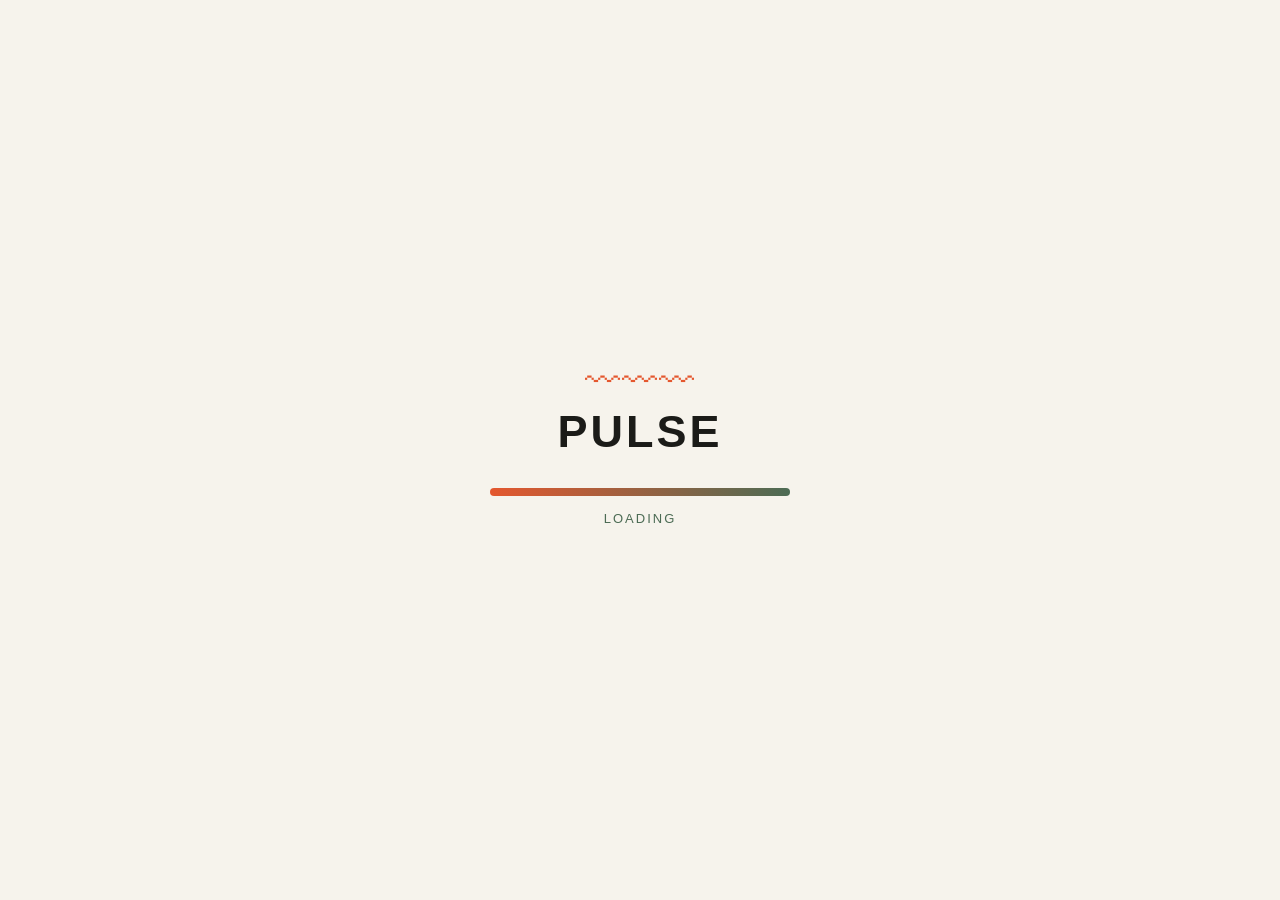
<file: index.html>
<!DOCTYPE html>
<html lang="en">
<head>
    <meta charset="UTF-8">
    <meta name="viewport" content="width=device-width, initial-scale=1.0">
    <meta http-equiv="refresh" content="3;url=home.html">

    <title>Loading | PULSE</title>

    <style>

        body {
            height: 100vh;
            margin: 0;
            background-color: #F6F3EC;
            display: flex;
            justify-content: center;
            align-items: center;
            font-family: Arial, sans-serif;
        }

        .loading {
            width: 300px;
            text-align: center;
        }

        .pulse {
            color: #E4572E;
            font-size: 35px;
            margin-bottom: 5px;
            letter-spacing: 2px;
        }

        h1 {
            color: #1B1B18;
            font-size: 45px;
            letter-spacing: 3px;
            margin: 0 0 30px 0;
        }

        .bar {
            width: 100%;
            height: 8px;
            background-color: #E0DCD0;
            border-radius: 10px;
            overflow: hidden;
        }

        .progress {
            width: 0%;
            height: 100%;
            background: linear-gradient(to right, #E4572E, #4C6B54);
            animation: load 3s forwards;
        }

        p {
            color: #4C6B54;
            font-size: 13px;
            margin-top: 15px;
            letter-spacing: 2px;
        }

        .dots::after {
            content: "";
            animation: dots 1.5s infinite;
        }

        @keyframes load {
            from {
                width: 0%;
            }

            to {
                width: 100%;
            }
        }

        @keyframes dots {
            0% {
                content: "";
            }

            33% {
                content: ".";
            }

            66% {
                content: "..";
            }

            100% {
                content: "...";
            }
        }

    </style>
</head>

<body>

    <div class="loading">

        <div class="pulse">〰〰〰</div>

        <h1>PULSE</h1>

        <div class="bar">
            <div class="progress"></div>
        </div>

        <p>LOADING<span class="dots"></span></p>

    </div>

</body>
</html>
</file>
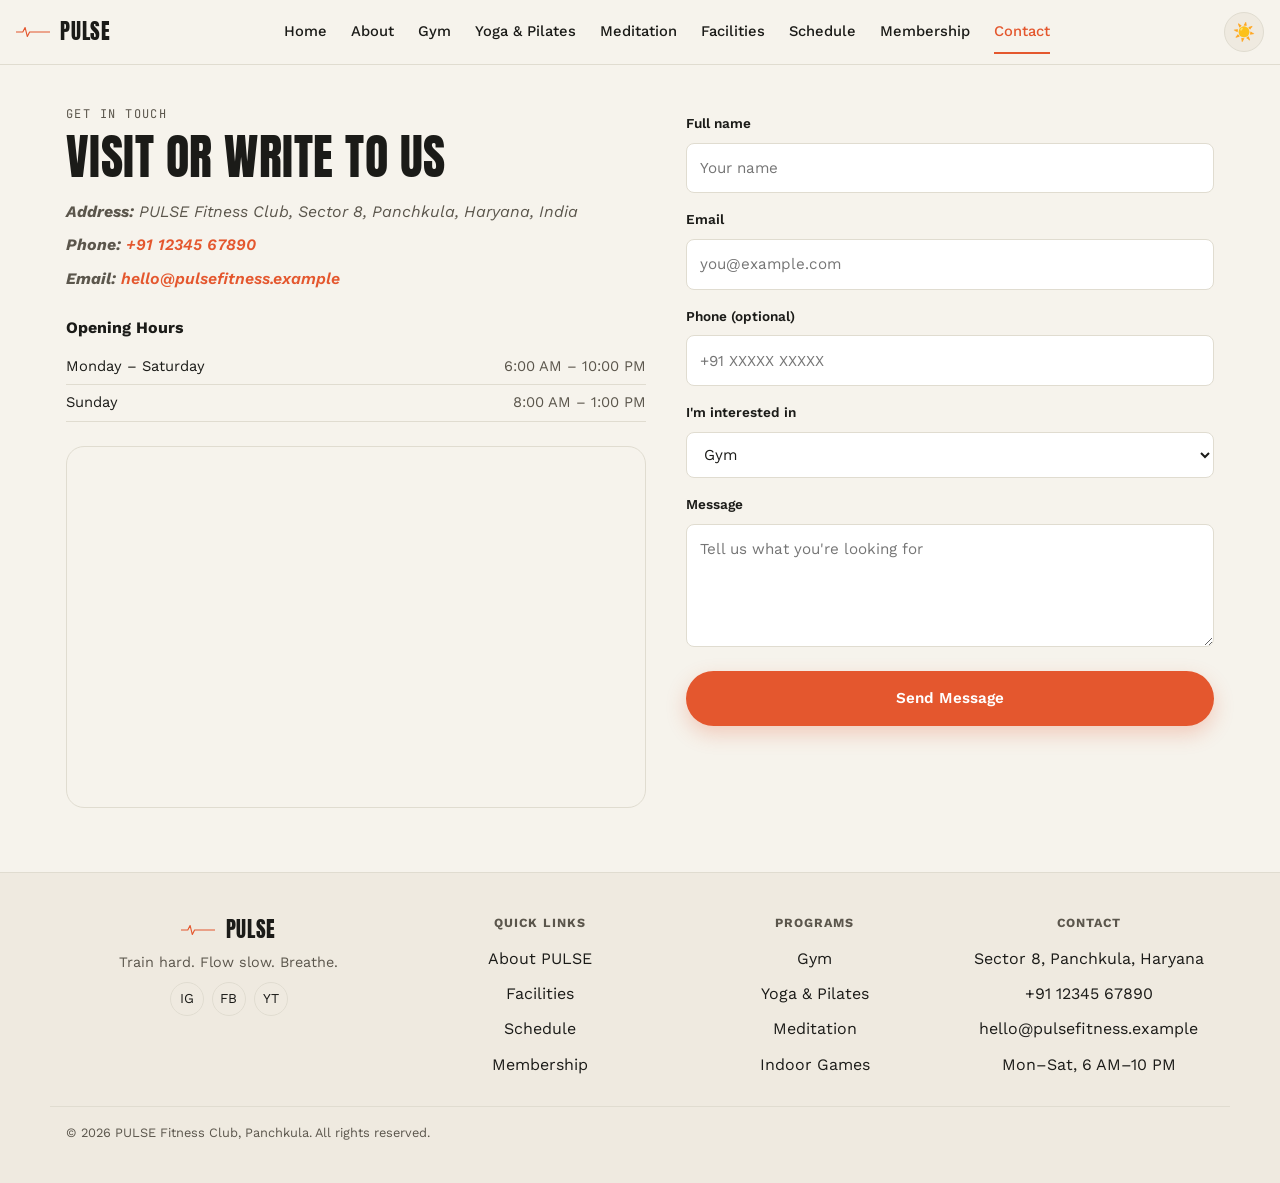
<file: contact.html>
<!DOCTYPE html>
<html lang="en">

<head>
  <meta charset="UTF-8">
  <meta name="viewport" content="width=device-width, initial-scale=1.0">

  <title>Contact | PULSE Fitness Club, Panchkula</title>

  <meta
    name="description"
    content="Visit, call or write to PULSE Fitness Club, Sector 8, Panchkula."
  >

  <link rel="preconnect" href="https://fonts.googleapis.com">
  <link rel="preconnect" href="https://fonts.gstatic.com" crossorigin>

  <link
    href="https://fonts.googleapis.com/css2?family=Anton&family=JetBrains+Mono:wght@400;600&family=Work+Sans:wght@400;500;600;700&display=swap"
    rel="stylesheet"
  >

  <link rel="stylesheet" href="css/style.css">

  <link
    rel="icon"
    href="data:image/svg+xml,%3Csvg xmlns='http://www.w3.org/2000/svg' viewBox='0 0 24 24'%3E%3Cpath fill='%23E4572E' d='M2 12h4l2-7 4 14 3-9 2 2h5' stroke='%23E4572E' stroke-width='2' fill='none'/%3E%3C/svg%3E"
  >
</head>


<body>

  <a class="skip-link" href="#main">
    Skip to content
  </a>


  <!-- =========================
       NAVIGATION
  ========================== -->

  <header class="site-header">

    <nav class="navbar" aria-label="Primary">

      <a href="home.html" class="logo">

        <svg
          class="logo-pulse"
          viewBox="0 0 60 20"
          aria-hidden="true"
        >
          <polyline points="0,10 12,10 16,2 20,18 24,10 60,10" />
        </svg>

        PULSE

      </a>


      <button
        class="nav-toggle"
        id="navToggle"
        aria-expanded="false"
        aria-controls="navLinks"
        aria-label="Open menu"
      >
        <span></span>
        <span></span>
        <span></span>
      </button>


      <ul class="nav-links" id="navLinks">

        <li>
          <a href="home.html" class="nav-link">
            Home
          </a>
        </li>

        <li>
          <a href="about.html" class="nav-link">
            About
          </a>
        </li>

        <li>
          <a href="gym.html" class="nav-link">
            Gym
          </a>
        </li>

        <li>
          <a href="yoga.html" class="nav-link">
            Yoga &amp; Pilates
          </a>
        </li>

        <li>
          <a href="meditation.html" class="nav-link">
            Meditation
          </a>
        </li>

        <li>
          <a href="facilities.html" class="nav-link">
            Facilities
          </a>
        </li>

        <li>
          <a href="schedule.html" class="nav-link">
            Schedule
          </a>
        </li>

        <li>
          <a href="membership.html" class="nav-link">
            Membership
          </a>
        </li>

        <li>
          <a href="contact.html" class="nav-link is-active">
            Contact
          </a>
        </li>

      </ul>


      <button
        class="theme-toggle"
        id="themeToggle"
        aria-label="Switch to night mode"
      >
        <span class="theme-icon" aria-hidden="true">
          ☀️
        </span>
      </button>

    </nav>

  </header>



  <!-- =========================
       MAIN
  ========================== -->

  <main id="main">

    <section
      class="section section-neutral"
      aria-labelledby="contact-heading"
      style="padding-top: var(--space-4);"
    >

      <div class="container contact-grid">


        <!-- =========================
             CONTACT INFORMATION
        ========================== -->

        <div>

          <p class="eyebrow mono">
            Get in touch
          </p>

          <h1
            id="contact-heading"
            class="section-title"
          >
            VISIT OR WRITE TO US
          </h1>


          <address class="contact-details">

            <p>
              <strong>Address:</strong>
              PULSE Fitness Club, Sector 8,
              Panchkula, Haryana, India
            </p>

            <p>
              <strong>Phone:</strong>
              <a href="tel:+911234567890">
                +91 12345 67890
              </a>
            </p>

            <p>
              <strong>Email:</strong>
              <a href="mailto:hello@pulsefitness.example">
                hello@pulsefitness.example
              </a>
            </p>

          </address>


          <!-- Opening Hours -->

          <div class="contact-hours">

            <h3
              style="font-size:1rem; margin-bottom:var(--space-1);"
            >
              Opening Hours
            </h3>

            <table>

              <tr>
                <td>
                  Monday &ndash; Saturday
                </td>

                <td>
                  6:00 AM &ndash; 10:00 PM
                </td>
              </tr>

              <tr>
                <td>
                  Sunday
                </td>

                <td>
                  8:00 AM &ndash; 1:00 PM
                </td>
              </tr>

            </table>

          </div>


          <!-- Google Map -->

          <div class="map-frame">

            <iframe
              src="https://www.google.com/maps?q=Sector+8,+Panchkula,+Haryana&output=embed"
              loading="lazy"
              referrerpolicy="no-referrer-when-downgrade"
              title="Map showing PULSE Fitness Club location in Sector 8, Panchkula"
            ></iframe>

          </div>

        </div>



        <!-- =========================
             CONTACT FORM
        ========================== -->

        <form
          class="contact-form"
          id="contactForm"
        >

          <label for="name">
            Full name
          </label>

          <input
            type="text"
            id="name"
            name="name"
            placeholder="Your name"
            required
          >


          <label for="email">
            Email
          </label>

          <input
            type="email"
            id="email"
            name="email"
            placeholder="you@example.com"
            required
          >


          <label for="phone">
            Phone (optional)
          </label>

          <input
            type="tel"
            id="phone"
            name="phone"
            placeholder="+91 XXXXX XXXXX"
          >


          <label for="interest">
            I'm interested in
          </label>

          <select
            id="interest"
            name="interest"
          >

            <option value="Gym">
              Gym
            </option>

            <option value="Yoga & Pilates">
              Yoga &amp; Pilates
            </option>

            <option value="Meditation">
              Meditation
            </option>

            <option value="Indoor Games">
              Indoor Games
            </option>

            <option value="All Access">
              All Access
            </option>

          </select>


          <label for="message">
            Message
          </label>

          <textarea
            id="message"
            name="message"
            rows="4"
            placeholder="Tell us what you're looking for"
          ></textarea>


          <button
            type="submit"
            class="btn btn-primary btn-block"
            id="submitButton"
          >
            Send Message
          </button>


          <p
            class="form-status"
            id="formStatus"
            role="status"
            aria-live="polite"
          ></p>

        </form>

      </div>

    </section>

  </main>



  <!-- =========================
       FOOTER
  ========================== -->

  <footer class="site-footer">

    <div class="container footer-grid">


      <div class="footer-col footer-about">

        <p
          class="logo"
          style="justify-content:center;"
        >

          <svg
            class="logo-pulse"
            viewBox="0 0 60 20"
            aria-hidden="true"
          >
            <polyline points="0,10 12,10 16,2 20,18 24,10 60,10" />
          </svg>

          PULSE

        </p>


        <p class="footer-tagline">
          Train hard. Flow slow. Breathe.
        </p>


        <div class="footer-social">

          <a
            href="#"
            aria-label="PULSE on Instagram"
          >
            IG
          </a>

          <a
            href="#"
            aria-label="PULSE on Facebook"
          >
            FB
          </a>

          <a
            href="#"
            aria-label="PULSE on YouTube"
          >
            YT
          </a>

        </div>

      </div>



      <nav
        class="footer-col"
        aria-label="Quick links"
      >

        <h4>
          Quick Links
        </h4>

        <ul>

          <li>
            <a href="about.html">
              About PULSE
            </a>
          </li>

          <li>
            <a href="facilities.html">
              Facilities
            </a>
          </li>

          <li>
            <a href="schedule.html">
              Schedule
            </a>
          </li>

          <li>
            <a href="membership.html">
              Membership
            </a>
          </li>

        </ul>

      </nav>



      <nav
        class="footer-col"
        aria-label="Programs"
      >

        <h4>
          Programs
        </h4>

        <ul>

          <li>
            <a href="gym.html">
              Gym
            </a>
          </li>

          <li>
            <a href="yoga.html">
              Yoga &amp; Pilates
            </a>
          </li>

          <li>
            <a href="meditation.html">
              Meditation
            </a>
          </li>

          <li>
            <a href="facilities.html#games">
              Indoor Games
            </a>
          </li>

        </ul>

      </nav>



      <div class="footer-col">

        <h4>
          Contact
        </h4>

        <ul>

          <li>
            Sector 8, Panchkula, Haryana
          </li>

          <li>
            <a href="tel:+911234567890">
              +91 12345 67890
            </a>
          </li>

          <li>
            <a href="mailto:hello@pulsefitness.example">
              hello@pulsefitness.example
            </a>
          </li>

          <li>
            Mon&ndash;Sat, 6 AM&ndash;10 PM
          </li>

        </ul>

      </div>

    </div>


    <div class="container footer-bottom">

      &copy; 2026 PULSE Fitness Club, Panchkula.
      All rights reserved.

    </div>

  </footer>



  <!-- Existing website JavaScript -->

  <script src="js/script.js"></script>



  <!-- =========================
       GOOGLE SHEETS FORM
  ========================== -->

  <script>

    const contactForm =
      document.getElementById("contactForm");

    const formStatus =
      document.getElementById("formStatus");

    const submitButton =
      document.getElementById("submitButton");


    contactForm.addEventListener(
      "submit",
      async function(event) {

        event.preventDefault();


        /* Check required fields */

        if (!contactForm.checkValidity()) {

          contactForm.reportValidity();

          return;

        }


        /* Disable button */

        submitButton.disabled = true;

        submitButton.textContent =
          "Sending...";

        formStatus.textContent =
          "Sending your message...";


        /* Collect form information */

        const formData = {

          name:
            document.getElementById("name").value.trim(),

          email:
            document.getElementById("email").value.trim(),

          phone:
            document.getElementById("phone").value.trim(),

          interest:
            document.getElementById("interest").value,

          message:
            document.getElementById("message").value.trim()

        };


        try {


          /*
             GOOGLE APPS SCRIPT URL
          */

          const googleScriptURL =
            "https://script.google.com/macros/s/AKfycbyc2hDMJzBESVHkJnN4tOuuEdpvUZ96WMKRQiGwUKD_SkdnzbCt9c5lMU2o0FZL_IN5Cg/exec";


          /*
             Send data to Google Sheets
          */

          await fetch(
            googleScriptURL,
            {

              method: "POST",

              mode: "no-cors",

              headers: {
                "Content-Type":
                  "text/plain;charset=utf-8"
              },

              body:
                JSON.stringify(formData)

            }
          );


          /*
             Show success message
          */

          formStatus.textContent =
            "✓ Thank you! Your message has been sent.";


          /*
             Clear form
          */

          contactForm.reset();


        } catch (error) {


          console.error(
            "Google Sheets error:",
            error
          );


          formStatus.textContent =
            "Something went wrong. Please try again.";

        }


        /*
           Enable button again
        */

        submitButton.disabled = false;

        submitButton.textContent =
          "Send Message";

      }

    );

  </script>

</body>

</html>
</file>
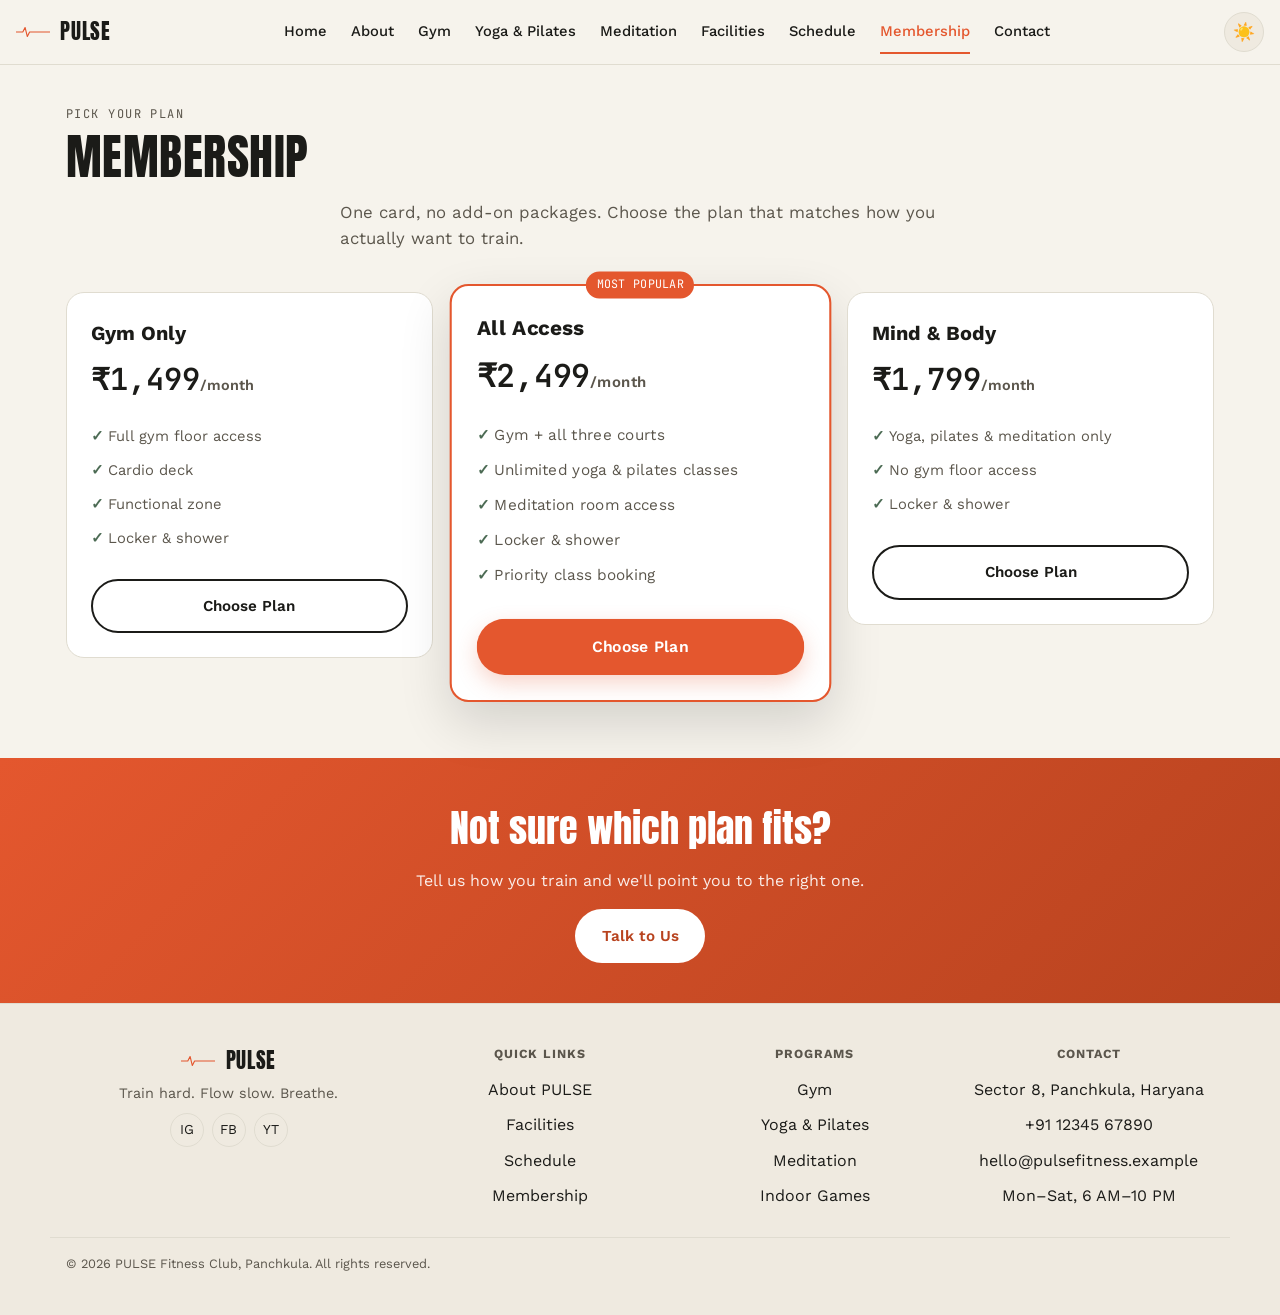
<file: membership.html>
<!DOCTYPE html>
<html lang="en">
<head>
  <meta charset="UTF-8">
  <meta name="viewport" content="width=device-width, initial-scale=1.0">
  <title>Membership | PULSE Fitness Club, Panchkula</title>
  <meta name="description" content="Membership plans at PULSE Fitness Club, Panchkula.">

  <link rel="preconnect" href="https://fonts.googleapis.com">
  <link rel="preconnect" href="https://fonts.gstatic.com" crossorigin>
  <link href="https://fonts.googleapis.com/css2?family=Anton&family=JetBrains+Mono:wght@400;600&family=Work+Sans:wght@400;500;600;700&display=swap" rel="stylesheet">

  <link rel="stylesheet" href="css/style.css">
  <link rel="icon" href="data:image/svg+xml,%3Csvg xmlns='http://www.w3.org/2000/svg' viewBox='0 0 24 24'%3E%3Cpath fill='%23E4572E' d='M2 12h4l2-7 4 14 3-9 2 2h5' stroke='%23E4572E' stroke-width='2' fill='none'/%3E%3C/svg%3E">
</head>
<body>

  <a class="skip-link" href="#main">Skip to content</a>

  <header class="site-header">
    <nav class="navbar" aria-label="Primary">
      <a href="home.html" class="logo">
        <svg class="logo-pulse" viewBox="0 0 60 20" aria-hidden="true">
          <polyline points="0,10 12,10 16,2 20,18 24,10 60,10" />
        </svg>
        PULSE
      </a>
      <button class="nav-toggle" id="navToggle" aria-expanded="false" aria-controls="navLinks" aria-label="Open menu">
        <span></span><span></span><span></span>
      </button>
      <ul class="nav-links" id="navLinks">
        <li><a href="home.html" class="nav-link">Home</a></li>
        <li><a href="about.html" class="nav-link">About</a></li>
        <li><a href="gym.html" class="nav-link">Gym</a></li>
        <li><a href="yoga.html" class="nav-link">Yoga &amp; Pilates</a></li>
        <li><a href="meditation.html" class="nav-link">Meditation</a></li>
        <li><a href="facilities.html" class="nav-link">Facilities</a></li>
        <li><a href="schedule.html" class="nav-link">Schedule</a></li>
        <li><a href="membership.html" class="nav-link is-active">Membership</a></li>
        <li><a href="contact.html" class="nav-link">Contact</a></li>
      </ul>
      <button class="theme-toggle" id="themeToggle" aria-label="Switch to night mode">
        <span class="theme-icon" aria-hidden="true">☀️</span>
      </button>
    </nav>
  </header>

  <main id="main">

    <section class="section section-neutral" aria-labelledby="mem-heading" style="padding-top: var(--space-4);">
      <div class="container">
        <p class="eyebrow mono">Pick your plan</p>
        <h1 id="mem-heading" class="section-title">MEMBERSHIP</h1>
        <p class="section-lead">One card, no add-on packages. Choose the plan that matches how you actually want to train.</p>

        <div class="plans-grid">
          <article class="plan-card">
            <h3>Gym Only</h3>
            <p class="plan-price mono">₹1,499<span>/month</span></p>
            <ul class="plan-list">
              <li>Full gym floor access</li>
              <li>Cardio deck</li>
              <li>Functional zone</li>
              <li>Locker &amp; shower</li>
            </ul>
            <a href="contact.html" class="btn btn-ghost btn-block">Choose Plan</a>
          </article>

          <article class="plan-card plan-featured">
            <p class="plan-badge mono">MOST POPULAR</p>
            <h3>All Access</h3>
            <p class="plan-price mono">₹2,499<span>/month</span></p>
            <ul class="plan-list">
              <li>Gym + all three courts</li>
              <li>Unlimited yoga &amp; pilates classes</li>
              <li>Meditation room access</li>
              <li>Locker &amp; shower</li>
              <li>Priority class booking</li>
            </ul>
            <a href="contact.html" class="btn btn-primary btn-block">Choose Plan</a>
          </article>

          <article class="plan-card">
            <h3>Mind &amp; Body</h3>
            <p class="plan-price mono">₹1,799<span>/month</span></p>
            <ul class="plan-list">
              <li>Yoga, pilates &amp; meditation only</li>
              <li>No gym floor access</li>
              <li>Locker &amp; shower</li>
            </ul>
            <a href="contact.html" class="btn btn-ghost btn-block">Choose Plan</a>
          </article>
        </div>
      </div>
    </section>

    <section class="cta-banner">
      <div class="container">
        <h2>Not sure which plan fits?</h2>
        <p>Tell us how you train and we'll point you to the right one.</p>
        <div class="hero-actions">
          <a href="contact.html" class="btn btn-primary">Talk to Us</a>
        </div>
      </div>
    </section>

  </main>

  <footer class="site-footer">
    <div class="container footer-grid">
      <div class="footer-col footer-about">
        <p class="logo" style="justify-content:center;">
          <svg class="logo-pulse" viewBox="0 0 60 20" aria-hidden="true">
            <polyline points="0,10 12,10 16,2 20,18 24,10 60,10" />
          </svg>
          PULSE
        </p>
        <p class="footer-tagline">Train hard. Flow slow. Breathe.</p>
        <div class="footer-social">
          <a href="#" aria-label="PULSE on Instagram">IG</a>
          <a href="#" aria-label="PULSE on Facebook">FB</a>
          <a href="#" aria-label="PULSE on YouTube">YT</a>
        </div>
      </div>
      <nav class="footer-col" aria-label="Quick links">
        <h4>Quick Links</h4>
        <ul>
          <li><a href="about.html">About PULSE</a></li>
          <li><a href="facilities.html">Facilities</a></li>
          <li><a href="schedule.html">Schedule</a></li>
          <li><a href="membership.html">Membership</a></li>
        </ul>
      </nav>
      <nav class="footer-col" aria-label="Programs">
        <h4>Programs</h4>
        <ul>
          <li><a href="gym.html">Gym</a></li>
          <li><a href="yoga.html">Yoga &amp; Pilates</a></li>
          <li><a href="meditation.html">Meditation</a></li>
          <li><a href="facilities.html#games">Indoor Games</a></li>
        </ul>
      </nav>
      <div class="footer-col">
        <h4>Contact</h4>
        <ul>
          <li>Sector 8, Panchkula, Haryana</li>
          <li><a href="tel:+911234567890">+91 12345 67890</a></li>
          <li><a href="mailto:hello@pulsefitness.example">hello@pulsefitness.example</a></li>
          <li>Mon&ndash;Sat, 6 AM&ndash;10 PM</li>
        </ul>
      </div>
    </div>
    <div class="container footer-bottom">
      &copy; 2026 PULSE Fitness Club, Panchkula. All rights reserved.
    </div>
  </footer>

  <script src="js/script.js"></script>
</body>
</html>
</file>
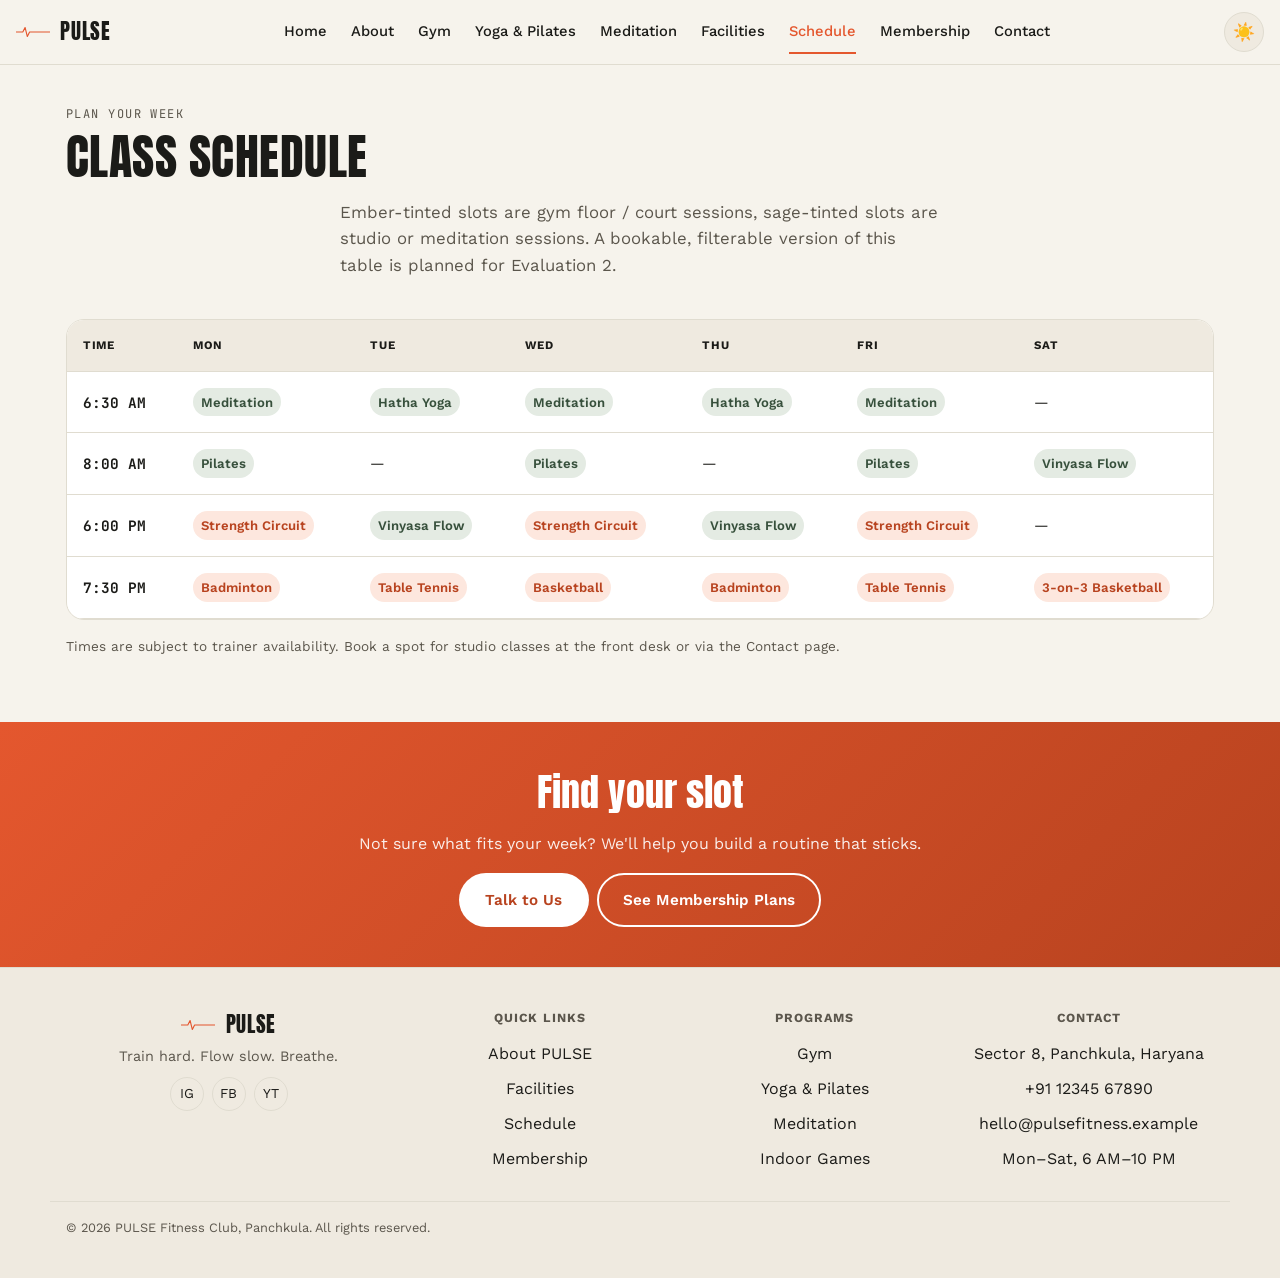
<file: schedule.html>
<!DOCTYPE html>
<html lang="en">
<head>
  <meta charset="UTF-8">
  <meta name="viewport" content="width=device-width, initial-scale=1.0">
  <title>Class Schedule | PULSE Fitness Club, Panchkula</title>
  <meta name="description" content="Weekly class schedule at PULSE Fitness Club, Panchkula.">

  <link rel="preconnect" href="https://fonts.googleapis.com">
  <link rel="preconnect" href="https://fonts.gstatic.com" crossorigin>
  <link href="https://fonts.googleapis.com/css2?family=Anton&family=JetBrains+Mono:wght@400;600&family=Work+Sans:wght@400;500;600;700&display=swap" rel="stylesheet">

  <link rel="stylesheet" href="css/style.css">
  <link rel="icon" href="data:image/svg+xml,%3Csvg xmlns='http://www.w3.org/2000/svg' viewBox='0 0 24 24'%3E%3Cpath fill='%23E4572E' d='M2 12h4l2-7 4 14 3-9 2 2h5' stroke='%23E4572E' stroke-width='2' fill='none'/%3E%3C/svg%3E">
</head>
<body>

  <a class="skip-link" href="#main">Skip to content</a>

  <header class="site-header">
    <nav class="navbar" aria-label="Primary">
      <a href="home.html" class="logo">
        <svg class="logo-pulse" viewBox="0 0 60 20" aria-hidden="true">
          <polyline points="0,10 12,10 16,2 20,18 24,10 60,10" />
        </svg>
        PULSE
      </a>
      <button class="nav-toggle" id="navToggle" aria-expanded="false" aria-controls="navLinks" aria-label="Open menu">
        <span></span><span></span><span></span>
      </button>
      <ul class="nav-links" id="navLinks">
        <li><a href="home.html" class="nav-link">Home</a></li>
        <li><a href="about.html" class="nav-link">About</a></li>
        <li><a href="gym.html" class="nav-link">Gym</a></li>
        <li><a href="yoga.html" class="nav-link">Yoga &amp; Pilates</a></li>
        <li><a href="meditation.html" class="nav-link">Meditation</a></li>
        <li><a href="facilities.html" class="nav-link">Facilities</a></li>
        <li><a href="schedule.html" class="nav-link is-active">Schedule</a></li>
        <li><a href="membership.html" class="nav-link">Membership</a></li>
        <li><a href="contact.html" class="nav-link">Contact</a></li>
      </ul>
      <button class="theme-toggle" id="themeToggle" aria-label="Switch to night mode">
        <span class="theme-icon" aria-hidden="true">☀️</span>
      </button>
    </nav>
  </header>

  <main id="main">

    <section class="section section-neutral" aria-labelledby="sched-heading" style="padding-top: var(--space-4);">
      <div class="container">
        <p class="eyebrow mono">Plan your week</p>
        <h1 id="sched-heading" class="section-title">CLASS SCHEDULE</h1>
        <p class="section-lead">
          Ember-tinted slots are gym floor / court sessions, sage-tinted slots
          are studio or meditation sessions. A bookable, filterable version of
          this table is planned for Evaluation 2.
        </p>

        <div class="table-wrap">
          <table class="schedule-table">
            <caption class="sr-only">Weekly class schedule for PULSE Fitness Club, Panchkula</caption>
            <thead>
              <tr>
                <th scope="col">Time</th>
                <th scope="col">Mon</th>
                <th scope="col">Tue</th>
                <th scope="col">Wed</th>
                <th scope="col">Thu</th>
                <th scope="col">Fri</th>
                <th scope="col">Sat</th>
              </tr>
            </thead>
            <tbody>
              <tr>
                <th scope="row" class="mono">6:30 AM</th>
                <td><span class="slot-calm">Meditation</span></td>
                <td><span class="slot-calm">Hatha Yoga</span></td>
                <td><span class="slot-calm">Meditation</span></td>
                <td><span class="slot-calm">Hatha Yoga</span></td>
                <td><span class="slot-calm">Meditation</span></td>
                <td>&mdash;</td>
              </tr>
              <tr>
                <th scope="row" class="mono">8:00 AM</th>
                <td><span class="slot-calm">Pilates</span></td>
                <td>&mdash;</td>
                <td><span class="slot-calm">Pilates</span></td>
                <td>&mdash;</td>
                <td><span class="slot-calm">Pilates</span></td>
                <td><span class="slot-calm">Vinyasa Flow</span></td>
              </tr>
              <tr>
                <th scope="row" class="mono">6:00 PM</th>
                <td><span class="slot-energy">Strength Circuit</span></td>
                <td><span class="slot-calm">Vinyasa Flow</span></td>
                <td><span class="slot-energy">Strength Circuit</span></td>
                <td><span class="slot-calm">Vinyasa Flow</span></td>
                <td><span class="slot-energy">Strength Circuit</span></td>
                <td>&mdash;</td>
              </tr>
              <tr>
                <th scope="row" class="mono">7:30 PM</th>
                <td><span class="slot-energy">Badminton</span></td>
                <td><span class="slot-energy">Table Tennis</span></td>
                <td><span class="slot-energy">Basketball</span></td>
                <td><span class="slot-energy">Badminton</span></td>
                <td><span class="slot-energy">Table Tennis</span></td>
                <td><span class="slot-energy">3-on-3 Basketball</span></td>
              </tr>
            </tbody>
          </table>
        </div>
        <p class="schedule-note">Times are subject to trainer availability. Book a spot for studio classes at the front desk or via the Contact page.</p>
      </div>
    </section>

    <section class="cta-banner">
      <div class="container">
        <h2>Find your slot</h2>
        <p>Not sure what fits your week? We'll help you build a routine that sticks.</p>
        <div class="hero-actions">
          <a href="contact.html" class="btn btn-primary">Talk to Us</a>
          <a href="membership.html" class="btn btn-ghost">See Membership Plans</a>
        </div>
      </div>
    </section>

  </main>

  <footer class="site-footer">
    <div class="container footer-grid">
      <div class="footer-col footer-about">
        <p class="logo" style="justify-content:center;">
          <svg class="logo-pulse" viewBox="0 0 60 20" aria-hidden="true">
            <polyline points="0,10 12,10 16,2 20,18 24,10 60,10" />
          </svg>
          PULSE
        </p>
        <p class="footer-tagline">Train hard. Flow slow. Breathe.</p>
        <div class="footer-social">
          <a href="#" aria-label="PULSE on Instagram">IG</a>
          <a href="#" aria-label="PULSE on Facebook">FB</a>
          <a href="#" aria-label="PULSE on YouTube">YT</a>
        </div>
      </div>
      <nav class="footer-col" aria-label="Quick links">
        <h4>Quick Links</h4>
        <ul>
          <li><a href="about.html">About PULSE</a></li>
          <li><a href="facilities.html">Facilities</a></li>
          <li><a href="schedule.html">Schedule</a></li>
          <li><a href="membership.html">Membership</a></li>
        </ul>
      </nav>
      <nav class="footer-col" aria-label="Programs">
        <h4>Programs</h4>
        <ul>
          <li><a href="gym.html">Gym</a></li>
          <li><a href="yoga.html">Yoga &amp; Pilates</a></li>
          <li><a href="meditation.html">Meditation</a></li>
          <li><a href="facilities.html#games">Indoor Games</a></li>
        </ul>
      </nav>
      <div class="footer-col">
        <h4>Contact</h4>
        <ul>
          <li>Sector 8, Panchkula, Haryana</li>
          <li><a href="tel:+911234567890">+91 12345 67890</a></li>
          <li><a href="mailto:hello@pulsefitness.example">hello@pulsefitness.example</a></li>
          <li>Mon&ndash;Sat, 6 AM&ndash;10 PM</li>
        </ul>
      </div>
    </div>
    <div class="container footer-bottom">
      &copy; 2026 PULSE Fitness Club, Panchkula. All rights reserved.
    </div>
  </footer>

  <script src="js/script.js"></script>
</body>
</html>
</file>
<file: css/style.css>
/* ==============================================================
   PULSE FITNESS CLUB — STYLESHEET
   Written mobile-first: every rule below is written for a phone
   screen first, then widened for tablet / laptop with the two
   @media blocks near the bottom of the file. Read top to bottom:

   1. Design tokens (colors, fonts, spacing) as CSS variables
   2. Reset / base
   3. Reusable helpers (container, buttons, tags, icons)
   4. Header / navigation (shared across every page)
   5. Hero
   6. Stats strip
   7. Section layout + feature grids
   8. Pulse divider (signature element)
   9. About PULSE
   10. Why Choose PULSE
   11. Yoga / meditation layouts
   12. Facilities grid
   13. Trainers
   14. Schedule table
   15. Membership cards
   16. Gallery (CSS-only masonry)
   17. Testimonials
   18. FAQ (native <details>, no JS needed)
   19. Contact
   20. CTA banner
   21. Footer
   22. Media queries (tablet, desktop)

   NOTE: every page (index.html, about.html, gym.html, yoga.html,
   meditation.html, facilities.html, schedule.html, membership.html,
   contact.html) links to this one file, so a change here updates
   the whole site at once.
   ============================================================== */

/* --------------------------------------------------------------
   1. DESIGN TOKENS
   Two themes live here: the default (day) theme on :root, and a
   night theme applied when <body data-theme="dark">. JS just
   flips that one attribute — every color below updates itself.
   -------------------------------------------------------------- */
:root {
  /* Day theme */
  --bg: #F6F3EC;          /* warm chalk-white page background */
  --surface: #FFFFFF;     /* cards / raised surfaces */
  --surface-alt: #EFEAE0; /* slightly darker surface, for calm sections */
  --text: #1B1B18;
  --text-muted: #5B564C;
  --line: #E0DCD0;

  --ember: #E4572E;       /* energy accent: gym / indoor games */
  --ember-dark: #B8431F;
  --ember-soft: #FDE7DE;  /* light ember wash, used behind icons on day theme */
  --sage: #4C6B54;        /* calm accent: yoga / pilates / meditation */
  --sage-dark: #37503C;
  --sage-soft: #E4EBE3;

  --gold: #C79A3C;        /* small third accent used sparingly for star ratings / badges */

  /* Typography */
  --font-display: 'Anton', sans-serif;
  --font-body: 'Work Sans', sans-serif;
  --font-mono: 'JetBrains Mono', monospace;

  /* Spacing scale (mobile-first, tightened for small screens) */
  --space-1: 0.5rem;
  --space-2: 1rem;
  --space-3: 1.5rem;
  --space-4: 2.5rem;
  --space-5: 4rem;

  --radius: 10px;
  --radius-lg: 18px;
  --shadow: 0 10px 30px rgba(0,0,0,0.08);
  --shadow-lg: 0 20px 50px rgba(0,0,0,0.14);

  --nav-height: 64px;
}

/* Night theme overrides — same variable names, new values */
body[data-theme="dark"] {
  --bg: #14140F;
  --surface: #1D1D16;
  --surface-alt: #191912;
  --text: #F3F1E7;
  --text-muted: #A7A290;
  --line: #2C2C22;

  --ember: #FF7A4D;
  --ember-dark: #FF9B72;
  --ember-soft: #3A241C;
  --sage: #7FA88A;
  --sage-dark: #9EC4AA;
  --sage-soft: #22291F;

  --gold: #E0B85C;

  --shadow: 0 10px 30px rgba(0,0,0,0.4);
  --shadow-lg: 0 20px 50px rgba(0,0,0,0.55);
}

/* --------------------------------------------------------------
   2. RESET / BASE
   -------------------------------------------------------------- */
* {
  margin: 0;
  padding: 0;
  box-sizing: border-box;
}

html {
  scroll-behavior: smooth;
  scroll-padding-top: var(--nav-height);
}

body {
  background: var(--bg);
  color: var(--text);
  font-family: var(--font-body);
  line-height: 1.6;
  transition: background 0.3s ease, color 0.3s ease;
  /* Mobile-first: everything centers by default; sections that need
     left-aligned text opt back in with .text-left where declared. */
  text-align: center;
}

img { max-width: 100%; display: block; margin-inline: auto; }

a { color: inherit; text-decoration: none; }

ul { list-style: none; }

button, input, select, textarea { font: inherit; }

@media (prefers-reduced-motion: reduce) {
  html { scroll-behavior: auto; }
  * { animation-duration: 0.01ms !important; transition-duration: 0.01ms !important; }
}

a:focus-visible,
button:focus-visible,
input:focus-visible,
textarea:focus-visible,
select:focus-visible,
summary:focus-visible {
  outline: 3px solid var(--ember);
  outline-offset: 2px;
}

.skip-link {
  position: absolute;
  left: -999px;
  top: 0;
  background: var(--ember);
  color: #fff;
  padding: var(--space-1) var(--space-2);
  z-index: 200;
}
.skip-link:focus { left: var(--space-1); top: var(--space-1); }

.sr-only {
  position: absolute;
  width: 1px; height: 1px;
  overflow: hidden;
  clip: rect(0 0 0 0);
}

/* --------------------------------------------------------------
   3. REUSABLE HELPERS
   -------------------------------------------------------------- */
.container {
  width: 100%;
  max-width: 1180px;
  margin-inline: auto;
  padding-inline: var(--space-2);
}

/* Content blocks default to centered text on mobile (see body rule);
   from tablet up, most body copy reads better left-aligned, so
   .section-lead / cards opt in via this class at the tablet media
   query below. Kept as one flag here so it's easy to find. */
.text-left { text-align: left; }

.mono { font-family: var(--font-mono); }
.accent-ember { color: var(--ember); }
.accent-sage { color: var(--sage); }

.eyebrow {
  text-transform: uppercase;
  letter-spacing: 0.12em;
  font-size: 0.75rem;
  color: var(--text-muted);
  margin-bottom: var(--space-1);
}

.section-title {
  font-family: var(--font-display);
  font-weight: 400;
  letter-spacing: 0.01em;
  font-size: clamp(1.9rem, 6vw, 3rem);
  line-height: 1.05;
  margin-bottom: var(--space-2);
}

.section-lead {
  max-width: 60ch;
  margin-inline: auto;
  color: var(--text-muted);
  margin-bottom: var(--space-4);
  font-size: 1.05rem;
}

/* Buttons */
.btn {
  display: inline-block;
  padding: 0.85em 1.6em;
  border-radius: 999px;
  font-weight: 600;
  font-size: 0.95rem;
  border: 2px solid transparent;
  cursor: pointer;
  transition: transform 0.15s ease, background 0.2s ease, color 0.2s ease, box-shadow 0.2s ease;
}
.btn:hover { transform: translateY(-2px); }

.btn-primary {
  background: var(--ember);
  color: #fff;
  box-shadow: 0 8px 20px rgba(228,87,46,0.25);
}
.btn-primary:hover { background: var(--ember-dark); }

.btn-ghost {
  background: transparent;
  border-color: currentColor;
  color: var(--text);
}
body[data-theme="dark"] .btn-ghost { color: var(--text); }

.btn-sage {
  background: var(--sage);
  color: #fff;
}
.btn-sage:hover { background: var(--sage-dark); }

.btn-block { display: block; width: 100%; text-align: center; }

.tag-list { display: flex; flex-wrap: wrap; gap: var(--space-1); justify-content: center; }
.tag-list li {
  font-size: 0.8rem;
  font-family: var(--font-mono);
  background: var(--surface-alt);
  border: 1px solid var(--line);
  padding: 0.3em 0.7em;
  border-radius: 999px;
}

/* Round icon wrapper used across gym / facilities / why-choose cards */
.icon-badge {
  width: 52px;
  height: 52px;
  border-radius: 50%;
  display: grid;
  place-items: center;
  margin-inline: auto;
  margin-bottom: var(--space-2);
  font-size: 1.4rem;
  background: var(--ember-soft);
  color: var(--ember-dark);
}
body[data-theme="dark"] .icon-badge { color: var(--ember); }
.icon-badge.is-sage { background: var(--sage-soft); color: var(--sage-dark); }
body[data-theme="dark"] .icon-badge.is-sage { color: var(--sage); }

/* --------------------------------------------------------------
   4. HEADER / NAVIGATION (identical markup on every page; the
   current page's tab gets .is-active added directly in the HTML)
   -------------------------------------------------------------- */
.site-header {
  position: sticky;
  top: 0;
  z-index: 100;
  background: var(--bg);
  border-bottom: 1px solid var(--line);
}

.navbar {
  height: var(--nav-height);
  display: flex;
  align-items: center;
  justify-content: space-between;
  padding-inline: var(--space-2);
}

.logo {
  display: flex;
  align-items: center;
  gap: 0.5em;
  font-family: var(--font-display);
  font-size: 1.3rem;
  letter-spacing: 0.03em;
}

.logo-pulse { width: 34px; height: 14px; }
.logo-pulse polyline {
  fill: none;
  stroke: var(--ember);
  stroke-width: 2;
  stroke-linecap: round;
  stroke-linejoin: round;
}

.nav-toggle {
  display: flex;
  flex-direction: column;
  justify-content: space-between;
  width: 26px;
  height: 18px;
  background: none;
  border: none;
  cursor: pointer;
  order: 3;
}
.nav-toggle span {
  display: block;
  height: 2px;
  width: 100%;
  background: var(--text);
  border-radius: 2px;
  transition: transform 0.25s ease, opacity 0.25s ease;
}
body.nav-open .nav-toggle span:nth-child(1) { transform: translateY(8px) rotate(45deg); }
body.nav-open .nav-toggle span:nth-child(2) { opacity: 0; }
body.nav-open .nav-toggle span:nth-child(3) { transform: translateY(-8px) rotate(-45deg); }

.nav-links {
  position: fixed;
  top: var(--nav-height);
  left: 0;
  right: 0;
  max-height: calc(100vh - var(--nav-height));
  overflow-y: auto;
  background: var(--bg);
  border-bottom: 1px solid var(--line);
  display: flex;
  flex-direction: column;
  padding: var(--space-2);
  transform: translateY(-8px);
  opacity: 0;
  pointer-events: none;
  transition: transform 0.2s ease, opacity 0.2s ease;
}
body.nav-open .nav-links {
  transform: translateY(0);
  opacity: 1;
  pointer-events: auto;
}
.nav-link {
  display: block;
  padding: 0.75em 0.25em;
  font-weight: 500;
  border-bottom: 1px solid var(--line);
}
.nav-link:last-child { border-bottom: none; }
.nav-link.is-active { color: var(--ember); }

.theme-toggle {
  background: var(--surface-alt);
  border: 1px solid var(--line);
  width: 40px;
  height: 40px;
  border-radius: 50%;
  display: grid;
  place-items: center;
  cursor: pointer;
  font-size: 1.1rem;
  order: 2;
}

/* --------------------------------------------------------------
   5. HERO
   -------------------------------------------------------------- */
.hero {
  position: relative;
  min-height: 94vh;
  display: flex;
  align-items: center;
  justify-content: center;
  overflow: hidden;
}
.hero-bg {
  position: absolute;
  inset: 0;
  width: 100%;
  height: 100%;
  object-fit: cover;
  margin: 0;
}
.hero-overlay {
  position: absolute;
  inset: 0;
  background:
    linear-gradient(180deg, rgba(10,10,8,0.55) 0%, rgba(10,10,8,0.55) 40%, rgba(10,10,8,0.92) 100%),
    linear-gradient(90deg, rgba(10,10,8,0.35) 0%, rgba(10,10,8,0.05) 50%, rgba(10,10,8,0.35) 100%);
}
.hero-content {
  position: relative;
  color: #fff;
  padding-block: var(--space-5);
  /* mobile-first: centered, matches the rest of the page */
}
.hero-content .eyebrow {
  color: rgba(255,255,255,0.8);
  display: inline-flex;
  align-items: center;
  gap: 0.5em;
  justify-content: center;
}
.hero-content .eyebrow::before {
  content: '';
  width: 6px; height: 6px;
  border-radius: 50%;
  background: var(--ember);
  display: inline-block;
}
.hero-title {
  font-family: var(--font-display);
  font-weight: 400;
  font-size: clamp(2.6rem, 12vw, 5.5rem);
  line-height: 0.98;
  margin-bottom: var(--space-2);
}
.hero-sub {
  max-width: 46ch;
  margin-inline: auto;
  color: rgba(255,255,255,0.85);
  margin-bottom: var(--space-3);
}
.hero-actions {
  display: flex;
  flex-wrap: wrap;
  gap: var(--space-1);
  justify-content: center;
}
.hero-actions .btn-ghost { color: #fff; }

.scroll-cue {
  position: absolute;
  bottom: var(--space-3);
  left: 50%;
  transform: translateX(-50%);
  display: flex;
  flex-direction: column;
  align-items: center;
  gap: 0.4em;
  color: rgba(255,255,255,0.85);
  font-size: 0.7rem;
  text-transform: uppercase;
  letter-spacing: 0.15em;
}
.scroll-cue .arrow {
  font-size: 1.2rem;
  animation: bob 1.8s ease-in-out infinite;
}
@keyframes bob {
  0%, 100% { transform: translateY(0); }
  50% { transform: translateY(6px); }
}

/* --------------------------------------------------------------
   6. STATS STRIP
   -------------------------------------------------------------- */
.stats-strip {
  background: var(--surface);
  border-bottom: 1px solid var(--line);
  padding-block: var(--space-3);
}
.stats-grid {
  display: grid;
  grid-template-columns: repeat(2, 1fr);
  gap: var(--space-2);
  text-align: center;
}
.stat-num { display: block; font-size: 1.6rem; font-weight: 600; }
.stat-label {
  font-size: 0.8rem;
  text-transform: uppercase;
  letter-spacing: 0.06em;
  color: var(--text-muted);
}

/* --------------------------------------------------------------
   7. SECTION LAYOUT + FEATURE GRID
   -------------------------------------------------------------- */
.section { padding-block: var(--space-5); }

.section-energy   { background: var(--bg); }
.section-calm     { background: var(--surface); }
.section-calm-alt { background: var(--surface-alt); }
.section-neutral  { background: var(--bg); }

.feature-grid {
  display: grid;
  grid-template-columns: 1fr;
  gap: var(--space-3);
}
.feature-card {
  background: var(--surface);
  border: 1px solid var(--line);
  border-radius: var(--radius-lg);
  overflow: hidden;
  transition: transform 0.25s ease, box-shadow 0.25s ease;
}
.feature-card:hover { transform: translateY(-6px); box-shadow: var(--shadow-lg); }
.feature-card .feature-media { position: relative; overflow: hidden; height: 210px; }
.feature-card .feature-media img {
  width: 100%; height: 100%; object-fit: cover;
  transition: transform 0.5s ease;
}
.feature-card:hover .feature-media img { transform: scale(1.06); }
.feature-card .feature-body { padding: var(--space-3); }
.feature-card h3 { font-size: 1.15rem; margin-bottom: 0.4em; }
.feature-card p { color: var(--text-muted); font-size: 0.95rem; }
.feature-card .feature-tag {
  display: inline-block;
  font-family: var(--font-mono);
  font-size: 0.7rem;
  text-transform: uppercase;
  letter-spacing: 0.08em;
  color: var(--ember-dark);
  background: var(--ember-soft);
  padding: 0.3em 0.7em;
  border-radius: 999px;
  margin-bottom: var(--space-1);
}
body[data-theme="dark"] .feature-card .feature-tag { color: var(--ember); }

/* --------------------------------------------------------------
   8. PULSE DIVIDER — signature element
   -------------------------------------------------------------- */
.pulse-divider {
  background: var(--surface);
  line-height: 0;
}
.pulse-divider svg { width: 100%; height: 60px; display: block; }
.pulse-line {
  fill: none;
  stroke-width: 3;
  stroke: var(--ember);
}

/* --------------------------------------------------------------
   9. ABOUT PULSE
   -------------------------------------------------------------- */
.about-grid {
  display: grid;
  grid-template-columns: 1fr;
  gap: var(--space-3);
  align-items: center;
}
.about-media {
  position: relative;
  border-radius: var(--radius-lg);
  overflow: hidden;
}
.about-media img { height: 300px; object-fit: cover; }
.about-media .about-badge {
  position: absolute;
  bottom: var(--space-2);
  left: var(--space-2);
  right: var(--space-2);
  background: rgba(20,20,15,0.75);
  color: #fff;
  border-radius: var(--radius);
  padding: var(--space-2);
  backdrop-filter: blur(4px);
}
.about-badge .stat-num { color: var(--ember); }

.about-text p { color: var(--text-muted); margin-bottom: var(--space-2); }
.about-values {
  display: grid;
  grid-template-columns: 1fr;
  gap: var(--space-2);
  margin-top: var(--space-3);
}
.about-value {
  border-left: 3px solid var(--ember);
  padding: 0.3em 0 0.3em var(--space-2);
  text-align: left;
}
.about-value h4 { font-size: 1rem; margin-bottom: 0.2em; }
.about-value p { color: var(--text-muted); font-size: 0.92rem; margin-bottom: 0; }

/* --------------------------------------------------------------
   10. WHY CHOOSE PULSE
   -------------------------------------------------------------- */
.why-grid {
  display: grid;
  grid-template-columns: 1fr;
  gap: var(--space-3);
}
.why-card {
  background: var(--surface);
  border: 1px solid var(--line);
  border-radius: var(--radius-lg);
  padding: var(--space-3);
  transition: transform 0.25s ease, box-shadow 0.25s ease;
}
.why-card:hover { transform: translateY(-4px); box-shadow: var(--shadow); }
.why-card h3 { font-size: 1.05rem; margin-bottom: 0.4em; }
.why-card p { color: var(--text-muted); font-size: 0.9rem; }

/* --------------------------------------------------------------
   11. YOGA / MEDITATION LAYOUTS
   -------------------------------------------------------------- */
.split-media {
  display: grid;
  grid-template-columns: 1fr;
  gap: var(--space-2);
  margin-bottom: var(--space-4);
  align-items: center;
}
.split-media img {
  border-radius: var(--radius-lg);
  height: 260px;
  object-fit: cover;
}
.split-text h3 { font-size: 1.3rem; margin-bottom: 0.4em; }
.split-text p { color: var(--text-muted); margin-bottom: var(--space-2); }

.benefit-pills {
  display: flex;
  flex-wrap: wrap;
  gap: var(--space-1);
  justify-content: center;
  margin-top: var(--space-2);
}
.benefit-pill {
  display: flex;
  align-items: center;
  gap: 0.4em;
  background: var(--sage-soft);
  color: var(--sage-dark);
  border-radius: 999px;
  padding: 0.45em 0.9em;
  font-size: 0.85rem;
  font-weight: 600;
}
body[data-theme="dark"] .benefit-pill { color: var(--sage); }

.med-grid {
  display: grid;
  grid-template-columns: 1fr;
  gap: var(--space-2);
}
.med-grid img { border-radius: var(--radius-lg); height: 240px; object-fit: cover; }
.med-note {
  background: var(--surface);
  border: 1px solid var(--line);
  border-radius: var(--radius-lg);
  padding: var(--space-3);
}
.med-note h3 { margin-bottom: 0.4em; }
.med-note p { color: var(--text-muted); }

/* --------------------------------------------------------------
   12. FACILITIES GRID
   -------------------------------------------------------------- */
.facilities-grid {
  display: grid;
  grid-template-columns: 1fr;
  gap: var(--space-3);
}
.facility-card {
  background: var(--surface);
  border: 1px solid var(--line);
  border-radius: var(--radius-lg);
  padding: var(--space-3);
  transition: transform 0.25s ease, box-shadow 0.25s ease, border-color 0.25s ease;
}
.facility-card:hover {
  transform: translateY(-5px);
  box-shadow: var(--shadow);
  border-color: var(--ember);
}
.facility-card.is-calm:hover { border-color: var(--sage); }
.facility-card h3 { font-size: 1.05rem; margin-bottom: 0.3em; }
.facility-card p { color: var(--text-muted); font-size: 0.9rem; margin-bottom: var(--space-1); }
.facility-card a { font-size: 0.85rem; font-weight: 700; color: var(--ember); }
.facility-card.is-calm a { color: var(--sage-dark); }
body[data-theme="dark"] .facility-card.is-calm a { color: var(--sage); }

/* --------------------------------------------------------------
   13. TRAINERS
   -------------------------------------------------------------- */
.trainers-grid {
  display: grid;
  grid-template-columns: 1fr;
  gap: var(--space-3);
}
.trainer-card {
  background: var(--surface);
  border: 1px solid var(--line);
  border-radius: var(--radius-lg);
  overflow: hidden;
  transition: transform 0.25s ease, box-shadow 0.25s ease;
}
.trainer-card:hover { transform: translateY(-6px); box-shadow: var(--shadow-lg); }
.trainer-card img { height: 260px; object-fit: cover; }
.trainer-card .trainer-body { padding: var(--space-2) var(--space-3) var(--space-3); }
.trainer-card h3 { font-size: 1.1rem; margin-bottom: 0.15em; }
.trainer-role {
  display: block;
  color: var(--ember-dark);
  font-family: var(--font-mono);
  font-size: 0.78rem;
  text-transform: uppercase;
  letter-spacing: 0.06em;
  margin-bottom: 0.5em;
}
body[data-theme="dark"] .trainer-role { color: var(--ember); }
.trainer-card p { color: var(--text-muted); font-size: 0.9rem; }

/* --------------------------------------------------------------
   14. SCHEDULE TABLE
   -------------------------------------------------------------- */
.table-wrap { overflow-x: auto; border: 1px solid var(--line); border-radius: var(--radius-lg); }
.schedule-table {
  width: 100%;
  border-collapse: collapse;
  min-width: 640px;
  background: var(--surface);
}
.schedule-table th, .schedule-table td {
  padding: var(--space-2);
  border-bottom: 1px solid var(--line);
  text-align: left;
  font-size: 0.9rem;
}
.schedule-table thead th {
  background: var(--surface-alt);
  text-transform: uppercase;
  font-size: 0.72rem;
  letter-spacing: 0.06em;
}
.schedule-table tbody tr:hover { background: var(--surface-alt); }
.slot-energy, .slot-calm {
  display: inline-flex;
  align-items: center;
  gap: 0.4em;
  font-weight: 600;
  padding: 0.3em 0.6em;
  border-radius: 999px;
  font-size: 0.82rem;
}
.slot-energy { color: var(--ember-dark); background: var(--ember-soft); }
.slot-calm { color: var(--sage-dark); background: var(--sage-soft); }
body[data-theme="dark"] .slot-energy { color: var(--ember); }
body[data-theme="dark"] .slot-calm { color: var(--sage); }
.schedule-note {
  margin-top: var(--space-2);
  font-size: 0.85rem;
  color: var(--text-muted);
}

/* --------------------------------------------------------------
   15. MEMBERSHIP CARDS
   -------------------------------------------------------------- */
.plans-grid {
  display: grid;
  grid-template-columns: 1fr;
  gap: var(--space-3);
  align-items: start;
}
.plan-card {
  background: var(--surface);
  border: 1px solid var(--line);
  border-radius: var(--radius-lg);
  padding: var(--space-3);
  position: relative;
  transition: transform 0.25s ease, box-shadow 0.25s ease;
}
.plan-card:hover { transform: translateY(-4px); }
.plan-featured {
  border: 2px solid var(--ember);
  box-shadow: var(--shadow-lg);
  transform: scale(1);
}
.plan-badge {
  position: absolute;
  top: -14px;
  left: 50%;
  transform: translateX(-50%);
  background: var(--ember);
  color: #fff;
  font-size: 0.7rem;
  padding: 0.35em 0.9em;
  border-radius: 999px;
  white-space: nowrap;
}
.plan-card h3 { font-size: 1.25rem; margin-bottom: 0.3em; }
.plan-price { font-size: 1.9rem; font-weight: 600; margin-bottom: var(--space-2); }
.plan-price span { font-size: 0.9rem; color: var(--text-muted); font-family: var(--font-body); }
.plan-list { margin-bottom: var(--space-3); }
.plan-list li { padding: 0.35em 0; color: var(--text-muted); font-size: 0.92rem; }
.plan-list li::before { content: '✓ '; color: var(--sage); font-weight: 700; }

/* --------------------------------------------------------------
   16. GALLERY — CSS-only masonry via column layout, no JS
   -------------------------------------------------------------- */
.gallery-masonry {
  column-count: 2;
  column-gap: var(--space-1);
}
.gallery-masonry figure {
  break-inside: avoid;
  margin-bottom: var(--space-1);
  border-radius: var(--radius);
  overflow: hidden;
  position: relative;
}
.gallery-masonry img {
  width: 100%;
  display: block;
  transition: transform 0.4s ease;
}
.gallery-masonry figure:hover img { transform: scale(1.05); }
.gallery-masonry figcaption {
  position: absolute;
  left: 0; right: 0; bottom: 0;
  background: linear-gradient(0deg, rgba(0,0,0,0.65), transparent);
  color: #fff;
  font-size: 0.75rem;
  padding: var(--space-1);
  opacity: 0;
  transition: opacity 0.3s ease;
}
.gallery-masonry figure:hover figcaption { opacity: 1; }

/* --------------------------------------------------------------
   17. TESTIMONIALS
   -------------------------------------------------------------- */
.testimonial-grid {
  display: grid;
  grid-template-columns: 1fr;
  gap: var(--space-2);
}
.testimonial-card {
  background: var(--surface);
  border: 1px solid var(--line);
  border-radius: var(--radius-lg);
  padding: var(--space-3);
  text-align: left;
}
.stars { color: var(--gold); letter-spacing: 0.1em; margin-bottom: var(--space-1); font-size: 0.9rem; }
.testimonial-card p { margin-bottom: var(--space-2); color: var(--text); }
.testimonial-card footer {
  display: flex;
  align-items: center;
  gap: 0.6em;
  font-size: 0.85rem;
  color: var(--text-muted);
}
.testimonial-card footer img {
  width: 40px; height: 40px;
  border-radius: 50%;
  object-fit: cover;
  margin: 0;
}

/* --------------------------------------------------------------
   18. FAQ — native <details>/<summary>, zero JS
   -------------------------------------------------------------- */
.faq-list { max-width: 760px; margin-inline: auto; text-align: left; }
.faq-item {
  background: var(--surface);
  border: 1px solid var(--line);
  border-radius: var(--radius);
  margin-bottom: var(--space-1);
  overflow: hidden;
}
.faq-item summary {
  cursor: pointer;
  list-style: none;
  padding: var(--space-2) var(--space-3);
  font-weight: 600;
  display: flex;
  align-items: center;
  justify-content: space-between;
  gap: var(--space-1);
}
.faq-item summary::-webkit-details-marker { display: none; }
.faq-item summary::after {
  content: '+';
  font-family: var(--font-mono);
  font-size: 1.2rem;
  color: var(--ember);
  flex-shrink: 0;
  transition: transform 0.2s ease;
}
.faq-item[open] summary::after { transform: rotate(45deg); }
.faq-item .faq-answer {
  padding: 0 var(--space-3) var(--space-3);
  color: var(--text-muted);
  font-size: 0.95rem;
}

/* --------------------------------------------------------------
   19. CONTACT
   -------------------------------------------------------------- */
.contact-grid {
  display: grid;
  grid-template-columns: 1fr;
  gap: var(--space-4);
  text-align: left;
}
.contact-details p { margin-bottom: var(--space-1); color: var(--text-muted); }
.contact-details a { color: var(--ember); font-weight: 600; }

.contact-hours { margin-top: var(--space-3); }
.contact-hours table { width: 100%; border-collapse: collapse; }
.contact-hours td { padding: 0.4em 0; border-bottom: 1px solid var(--line); font-size: 0.92rem; }
.contact-hours td:last-child { text-align: right; color: var(--text-muted); }

.map-frame {
  border-radius: var(--radius-lg);
  overflow: hidden;
  border: 1px solid var(--line);
  margin-top: var(--space-3);
  aspect-ratio: 16 / 10;
}
.map-frame iframe { width: 100%; height: 100%; border: 0; display: block; }

.contact-form { display: flex; flex-direction: column; gap: var(--space-1); }
.contact-form label { font-size: 0.85rem; font-weight: 600; margin-top: var(--space-1); }
.contact-form input,
.contact-form select,
.contact-form textarea {
  padding: 0.8em;
  border: 1px solid var(--line);
  border-radius: 8px;
  background: var(--surface);
  color: var(--text);
  font-family: var(--font-body);
  font-size: 0.95rem;
  width: 100%;
}
.contact-form input:focus,
.contact-form select:focus,
.contact-form textarea:focus { border-color: var(--ember); }
.contact-form button { margin-top: var(--space-2); }
.form-status {
  font-size: 0.9rem;
  color: var(--sage-dark);
  min-height: 1.2em;
}
body[data-theme="dark"] .form-status { color: var(--sage); }

/* --------------------------------------------------------------
   20. CTA BANNER (used near the bottom of most pages)
   -------------------------------------------------------------- */
.cta-banner {
  background: linear-gradient(135deg, var(--ember) 0%, var(--ember-dark) 100%);
  color: #fff;
  padding-block: var(--space-4);
}
.cta-banner h2 { font-family: var(--font-display); font-weight: 400; font-size: clamp(1.6rem, 5vw, 2.4rem); margin-bottom: var(--space-1); }
.cta-banner p { color: rgba(255,255,255,0.9); margin-bottom: var(--space-2); }
.cta-banner .btn-ghost { color: #fff; }
.cta-banner .btn-primary { background: #fff; color: var(--ember-dark); box-shadow: none; }
.cta-banner .btn-primary:hover { background: #f2f2f2; }

/* --------------------------------------------------------------
   21. FOOTER
   -------------------------------------------------------------- */
.site-footer {
  background: var(--surface-alt);
  border-top: 1px solid var(--line);
  padding-block: var(--space-4);
}
.footer-grid {
  display: grid;
  grid-template-columns: 1fr;
  gap: var(--space-3);
  text-align: left;
}
.footer-about { text-align: center; }
.footer-tagline { color: var(--text-muted); font-size: 0.9rem; margin-top: 0.3em; }
.footer-col h4 {
  font-size: 0.78rem;
  text-transform: uppercase;
  letter-spacing: 0.08em;
  color: var(--text-muted);
  margin-bottom: var(--space-1);
  text-align: center;
}
.footer-col ul { text-align: center; }
.footer-col li { padding: 0.3em 0; }
.footer-col a:hover { color: var(--ember); }
.footer-social {
  display: flex;
  gap: var(--space-1);
  justify-content: center;
  margin-top: var(--space-1);
}
.footer-social a {
  width: 34px; height: 34px;
  border-radius: 50%;
  border: 1px solid var(--line);
  display: grid;
  place-items: center;
  font-size: 0.85rem;
}
.footer-social a:hover { border-color: var(--ember); color: var(--ember); }
.footer-bottom {
  border-top: 1px solid var(--line);
  margin-top: var(--space-3);
  padding-top: var(--space-2);
  font-size: 0.8rem;
  color: var(--text-muted);
}

/* ==============================================================
   22. MEDIA QUERIES — widen from the phone-first base above.
   Tablet: 700px+   |   Desktop / laptop: 1024px+
   ============================================================== */

/* ---- Tablet and up ---- */
@media (min-width: 700px) {
  /* From tablet width up, paragraphs and card bodies read better
     left-aligned; headings/eyebrows stay centered per-section as
     declared inline where needed. */
  body { text-align: left; }
  .hero-content,
  .cta-banner,
  .stats-grid,
  .footer-about,
  .footer-col h4,
  .footer-col ul { text-align: center; }

  .stats-grid { grid-template-columns: repeat(4, 1fr); }
  .feature-grid { grid-template-columns: repeat(2, 1fr); }
  .why-grid { grid-template-columns: repeat(2, 1fr); }
  .about-grid { grid-template-columns: 1fr 1fr; }
  .about-values { grid-template-columns: repeat(2, 1fr); }
  .split-media { grid-template-columns: 1fr 1fr; }
  .split-media img { height: 340px; }
  .split-media.reverse .split-media-img { order: 2; }
  .med-grid { grid-template-columns: 1fr 1fr; }
  .med-note { grid-column: 1 / -1; }
  .facilities-grid { grid-template-columns: repeat(2, 1fr); }
  .trainers-grid { grid-template-columns: repeat(2, 1fr); }
  .plans-grid { grid-template-columns: repeat(3, 1fr); }
  .plan-featured { transform: scale(1.04); }
  .gallery-masonry { column-count: 3; }
  .testimonial-grid { grid-template-columns: repeat(3, 1fr); }
  .contact-grid { grid-template-columns: 1.1fr 1fr; }
  .footer-grid { grid-template-columns: 1.3fr 1fr 1fr 1fr; }
}

/* ---- Laptop / desktop and up ---- */
@media (min-width: 1024px) {
  .nav-toggle { display: none; }
  .nav-links {
    position: static;
    flex-direction: row;
    align-items: center;
    gap: var(--space-3);
    padding: 0;
    border: none;
    background: transparent;
    transform: none;
    opacity: 1;
    pointer-events: auto;
    width: auto;
    max-height: none;
    overflow: visible;
  }
  .nav-link {
    border-bottom: none;
    padding: 0.4em 0;
    position: relative;
    font-size: 0.92rem;
  }
  .nav-link::after {
    content: '';
    position: absolute;
    left: 0; right: 0; bottom: -4px;
    height: 2px;
    background: var(--ember);
    transform: scaleX(0);
    transition: transform 0.2s ease;
  }
  .nav-link:hover::after,
  .nav-link.is-active::after { transform: scaleX(1); }
  .theme-toggle { order: 3; }

  .feature-grid { grid-template-columns: repeat(3, 1fr); }
  .facilities-grid { grid-template-columns: repeat(3, 1fr); }
  .trainers-grid { grid-template-columns: repeat(3, 1fr); }
  .gallery-masonry { column-count: 4; }
  .hero-content { max-width: 900px; }
}
</file>
